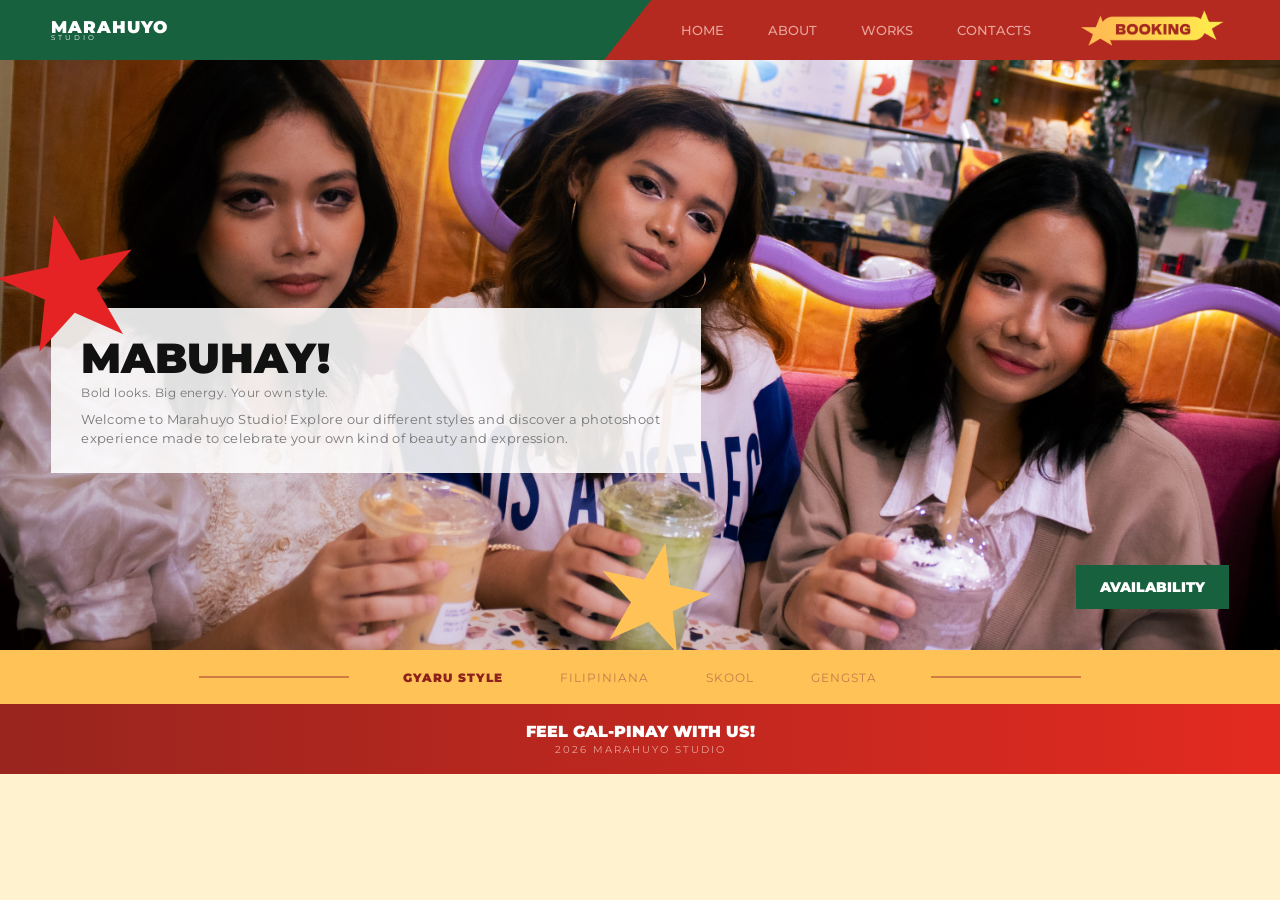
<file: index.html>
<!DOCTYPE html>
<html lang="en">
<head>
    <meta charset="UTF-8">
    <meta name="viewport" content="width=device-width, initial-scale=1.0">
    <title>Marahuyo Studio | Home</title>
    <link rel="icon" type="image/png" sizes="32x32" href="Marahuyo-Studio/images/favicon-32x32.png">
    <link rel="stylesheet" href="style.css">
    <script src="script.js" defer></script>
</head>

<body data-page="home" class="home-body">

<header class="site-header">
    <a class="brand" href="index.html">
        <strong>MARAHUYO</strong>
        <small>STUDIO</small>
    </a>

    <button class="menu-toggle" aria-label="Open navigation" aria-expanded="false">☰</button>

    <nav class="main-nav">
        <a href="index.html">HOME</a>
        <a href="about.html">ABOUT</a>
        <a href="works.html">WORKS</a>
        <a href="contact.html">CONTACTS</a>
        <a class="booking-link" href="availability.html">
            <img src="Marahuyo-Studio/images/BOOKING.png" alt="Booking">
        </a>
    </nav>
</header>

<main class="home-page">

    <section class="home-hero" id="homeHero">

       

<div class="hero-photo" id="heroPhoto">
    <div class="hero-slide active" id="heroSlideA"></div>
    <div class="hero-slide" id="heroSlideB"></div>
</div>

        <div class="hero-shade"></div>

        

        <div class="home-intro">
            <h1>MABUHAY!</h1>

            <p class="hero-tagline" id="heroTagline">
                Bold looks. Big energy. Your own style.
            </p>

            <p>
                Welcome to Marahuyo Studio! Explore our different styles
                and discover a photoshoot experience made to celebrate
                your own kind of beauty and expression.
            </p>
        </div>

        <span class="decor-star star-red">★</span>
        <span class="decor-star star-yellow">★</span>

        <a class="availability-button" href="availability.html#calendar">
            AVAILABILITY
        </a>

    </section>

    <section class="style-switcher">

        <span class="style-line"></span>

        <button class="style-tab active" data-style="gyaru">
            GYARU STYLE
        </button>

        <button class="style-tab" data-style="filipiniana">
            FILIPINIANA
        </button>

        <button class="style-tab" data-style="skool">
            SKOOL
        </button>

        <button class="style-tab" data-style="gengsta">
            GENGSTA
        </button>

        <span class="style-line"></span>

    </section>

</main>

<footer class="site-footer">
    <strong>FEEL GAL-PINAY WITH US!</strong>
    <small>2026 MARAHUYO STUDIO</small>
</footer>

</body>
</html>
</file>
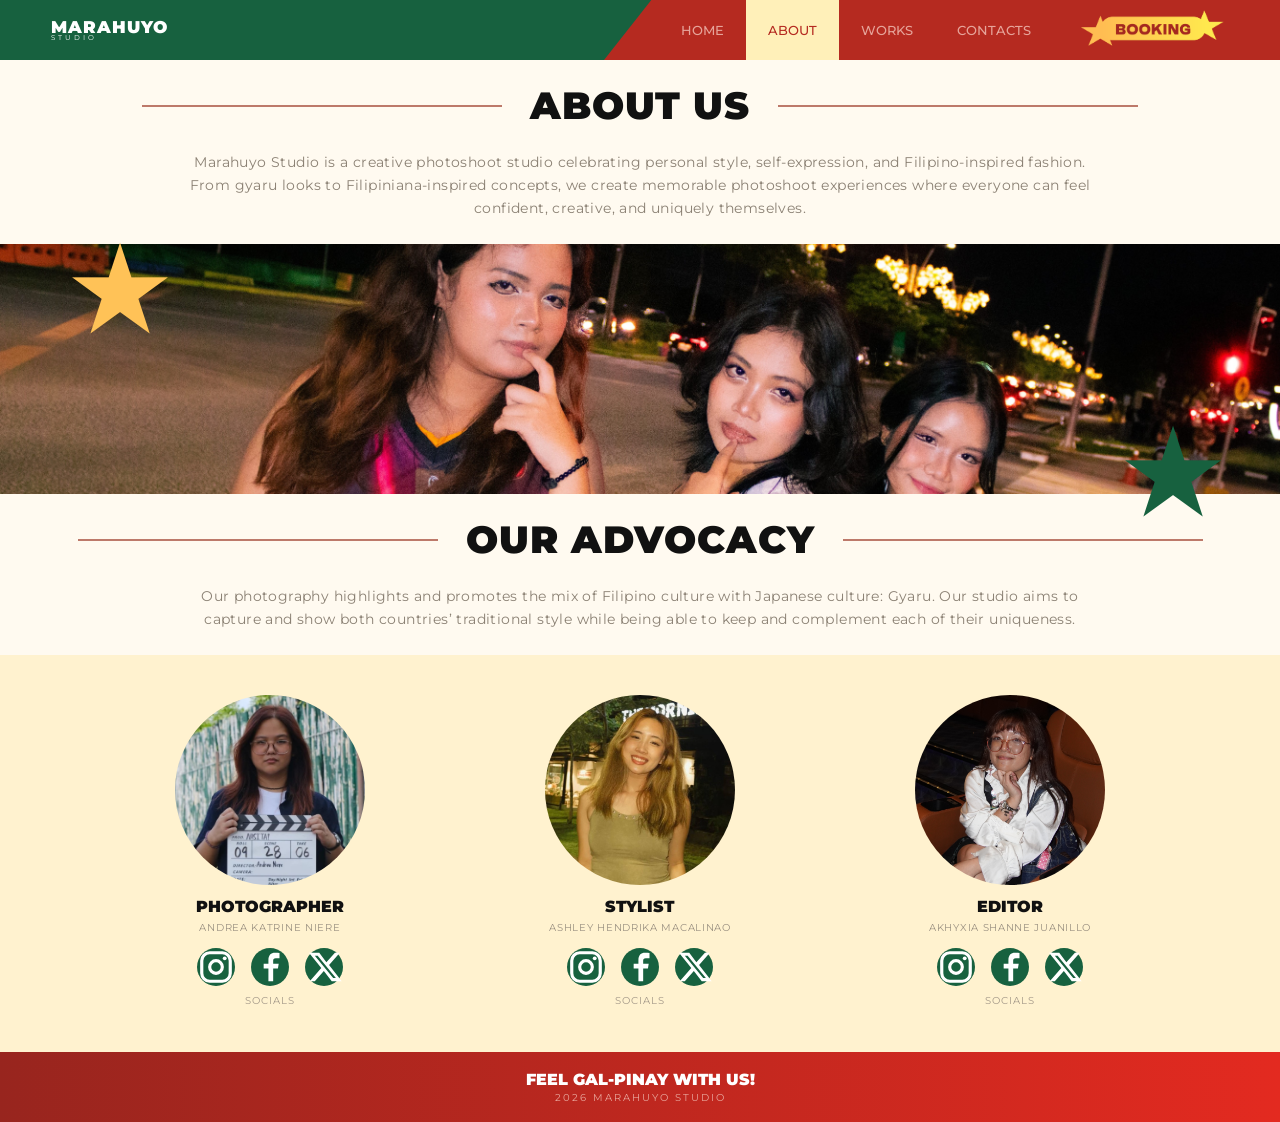
<file: about.html>
<!DOCTYPE html>
<html lang="en">
<head>
    <meta charset="UTF-8">
    <meta name="viewport" content="width=device-width, initial-scale=1.0">
    <title>Marahuyo Studio | About Us</title>
    <link rel="icon" type="image/png" sizes="32x32" href="Marahuyo-Studio/images/favicon-32x32.png">
    <link rel="stylesheet" href="style.css">
    <script src="script.js" defer></script>
</head>

<body data-page="about">

<header class="site-header">
    <a class="brand" href="index.html">
        <strong>MARAHUYO</strong>
        <small>STUDIO</small>
    </a>

    <button class="menu-toggle" aria-label="Open navigation" aria-expanded="false">☰</button>

    <nav class="main-nav">
        <a href="index.html">HOME</a>
        <a href="about.html">ABOUT</a>
        <a href="works.html">WORKS</a>
        <a href="contact.html">CONTACTS</a>
        <a class="booking-link" href="availability.html">
            <img src="Marahuyo-Studio/images/BOOKING.png" alt="Booking">
        </a>
    </nav>
</header>

<main class="about-page">

    <section class="section-heading">
        <span></span>
        <h1>ABOUT US</h1>
        <span></span>
    </section>

    <section class="about-intro">
        <p>
            Marahuyo Studio is a creative photoshoot studio celebrating
            personal style, self-expression, and Filipino-inspired fashion.
            From gyaru looks to Filipiniana-inspired concepts, we create
            memorable photoshoot experiences where everyone can feel
            confident, creative, and uniquely themselves.
        </p>
    </section>

    
    <section class="about-banner">

        <img
            src="Marahuyo-Studio/images/BANNER.jpg"
            alt="Marahuyo Studio">

        <span class="decor-star about-star-yellow">★</span>
        <span class="decor-star about-star-green">★</span>

    </section>

    <section class="section-heading">
        <span></span>
        <h1>OUR ADVOCACY</h1>
        <span></span>
    </section>

    <section class="about-intro">
        <p>
            Our photography highlights and promotes the mix of Filipino culture with Japanese culture: Gyaru. Our studio aims to capture and show both countries’ traditional style while being able to keep and complement each of their uniqueness.
        </p>
    </section>
  
    <section class="team-section">

        <article class="team-card">

            <img
                class="team-avatar"
                src="Marahuyo-Studio/images/ANDIH.jpg"
                alt="Photographer">

            <h2>PHOTOGRAPHER</h2>
            <p>ANDREA KATRINE NIERE</p>
         
<div class="social-dots">
    <a href="#" aria-label="Instagram">
        <svg viewBox="0 0 24 24">
            <rect x="3" y="3" width="18" height="18"
                  rx="5" fill="none"
                  stroke="white" stroke-width="2"/>
            <circle cx="12" cy="12" r="4"
                    fill="none"
                    stroke="white" stroke-width="2"/>
            <circle cx="17.5" cy="6.5" r="1.2"
                    fill="white"/>
        </svg>
    </a>

    <a href="#" aria-label="Facebook">
        <svg viewBox="0 0 24 24">
            <path fill="white"
                d="M14 21v-8h3l.5-3H14V8c0-.9.3-1.5 1.7-1.5H18V3.2
                C17.3 3.1 16.3 3 15.2 3
                12.5 3 11 4.6 11 7.6V10H8v3h3v8z"/>
        </svg>
    </a>

    <a href="#" aria-label="X">
        <svg viewBox="0 0 24 24">
            <path fill="white"
                d="M18.9 3H22l-6.8 7.8L23.2 21h-6.3l-5-6.5L6.2 21H3l7.3-8.4L2.5 3h6.5l4.5 6zm-1.1 16h1.7L8 4.9H6.2z"/>
        </svg>
    </a>
</div>
<small>SOCIALS</small>
        </article>

        <article class="team-card">

            <img
                class="team-avatar"
                src="Marahuyo-Studio/images/ASHLEY.JPG"
                alt="Stylist">

            <h2>STYLIST</h2>
            <p>ASHLEY HENDRIKA MACALINAO</p>
  
<div class="social-dots">

    <a href="#" aria-label="Instagram">
        <svg viewBox="0 0 24 24">
            <rect x="3" y="3" width="18" height="18"
                  rx="5" fill="none"
                  stroke="white" stroke-width="2"/>
            <circle cx="12" cy="12" r="4"
                    fill="none"
                    stroke="white" stroke-width="2"/>
            <circle cx="17.5" cy="6.5" r="1.2"
                    fill="white"/>
        </svg>
    </a>

    <a href="#" aria-label="Facebook">
        <svg viewBox="0 0 24 24">
            <path fill="white"
                d="M14 21v-8h3l.5-3H14V8c0-.9.3-1.5 1.7-1.5H18V3.2
                C17.3 3.1 16.3 3 15.2 3
                12.5 3 11 4.6 11 7.6V10H8v3h3v8z"/>
        </svg>
    </a>

    <a href="#" aria-label="X">
        <svg viewBox="0 0 24 24">
            <path fill="white"
                d="M18.9 3H22l-6.8 7.8L23.2 21h-6.3l-5-6.5L6.2 21H3l7.3-8.4L2.5 3h6.5l4.5 6zm-1.1 16h1.7L8 4.9H6.2z"/>
        </svg>
    </a>
</div>
<small>SOCIALS</small>
        </article>

        <article class="team-card">

            <img
                class="team-avatar"
                src="Marahuyo-Studio/images/AKI.JPG"
                alt="Editor">

            <h2>EDITOR</h2>
            <p>AKHYXIA SHANNE JUANILLO</p>

<div class="social-dots">

    <a href="#" aria-label="Instagram">
        <svg viewBox="0 0 24 24">
            <rect x="3" y="3" width="18" height="18"
                  rx="5" fill="none"
                  stroke="white" stroke-width="2"/>
            <circle cx="12" cy="12" r="4"
                    fill="none"
                    stroke="white" stroke-width="2"/>
            <circle cx="17.5" cy="6.5" r="1.2"
                    fill="white"/>
        </svg>
    </a>

    <a href="#" aria-label="Facebook">
        <svg viewBox="0 0 24 24">
            <path fill="white"
                d="M14 21v-8h3l.5-3H14V8c0-.9.3-1.5 1.7-1.5H18V3.2
                C17.3 3.1 16.3 3 15.2 3
                12.5 3 11 4.6 11 7.6V10H8v3h3v8z"/>
        </svg>
    </a>

    <a href="#" aria-label="X">
        <svg viewBox="0 0 24 24">
            <path fill="white"
                d="M18.9 3H22l-6.8 7.8L23.2 21h-6.3l-5-6.5L6.2 21H3l7.3-8.4L2.5 3h6.5l4.5 6zm-1.1 16h1.7L8 4.9H6.2z"/>
        </svg>
    </a>
</div>
<small>SOCIALS</small>
</article>
</section>
</main>

<footer class="site-footer">
    <strong>FEEL GAL-PINAY WITH US!</strong>
    <small>2026 MARAHUYO STUDIO</small>
</footer>

</body>
</html>
</file>
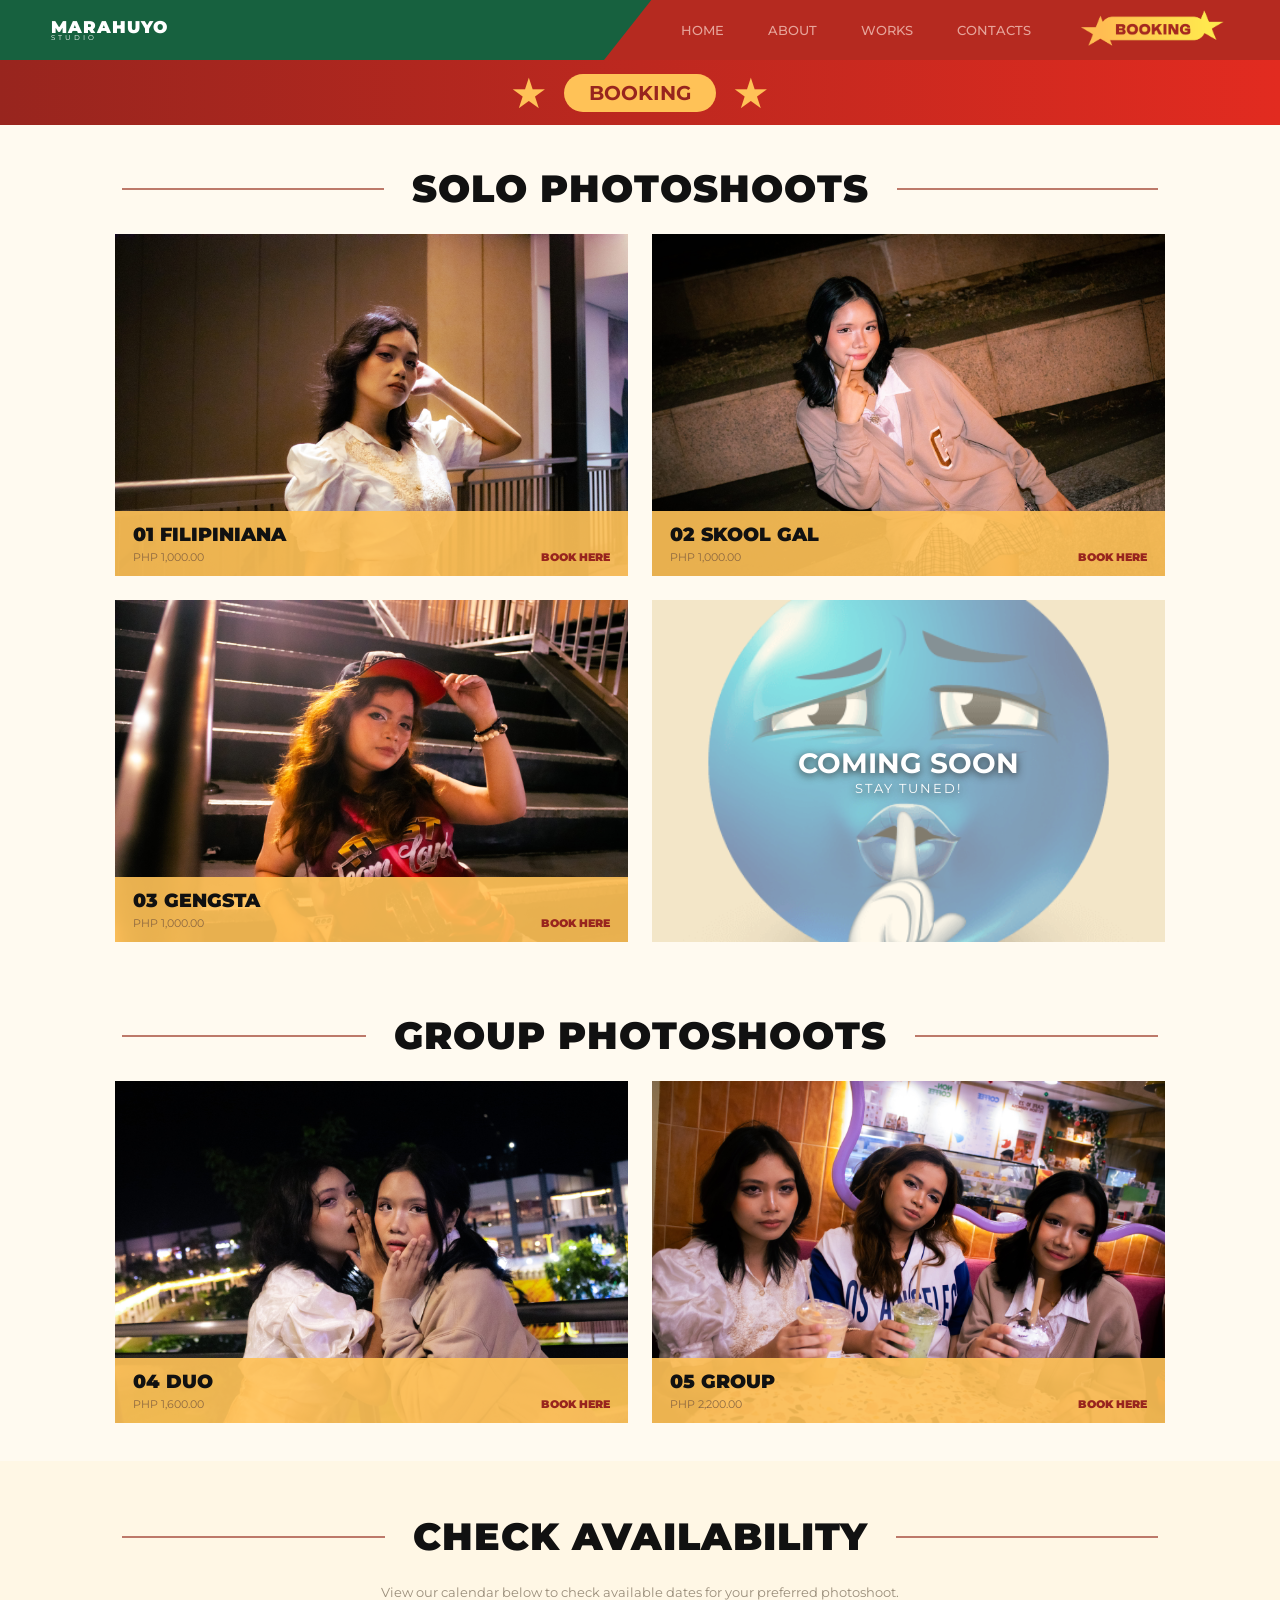
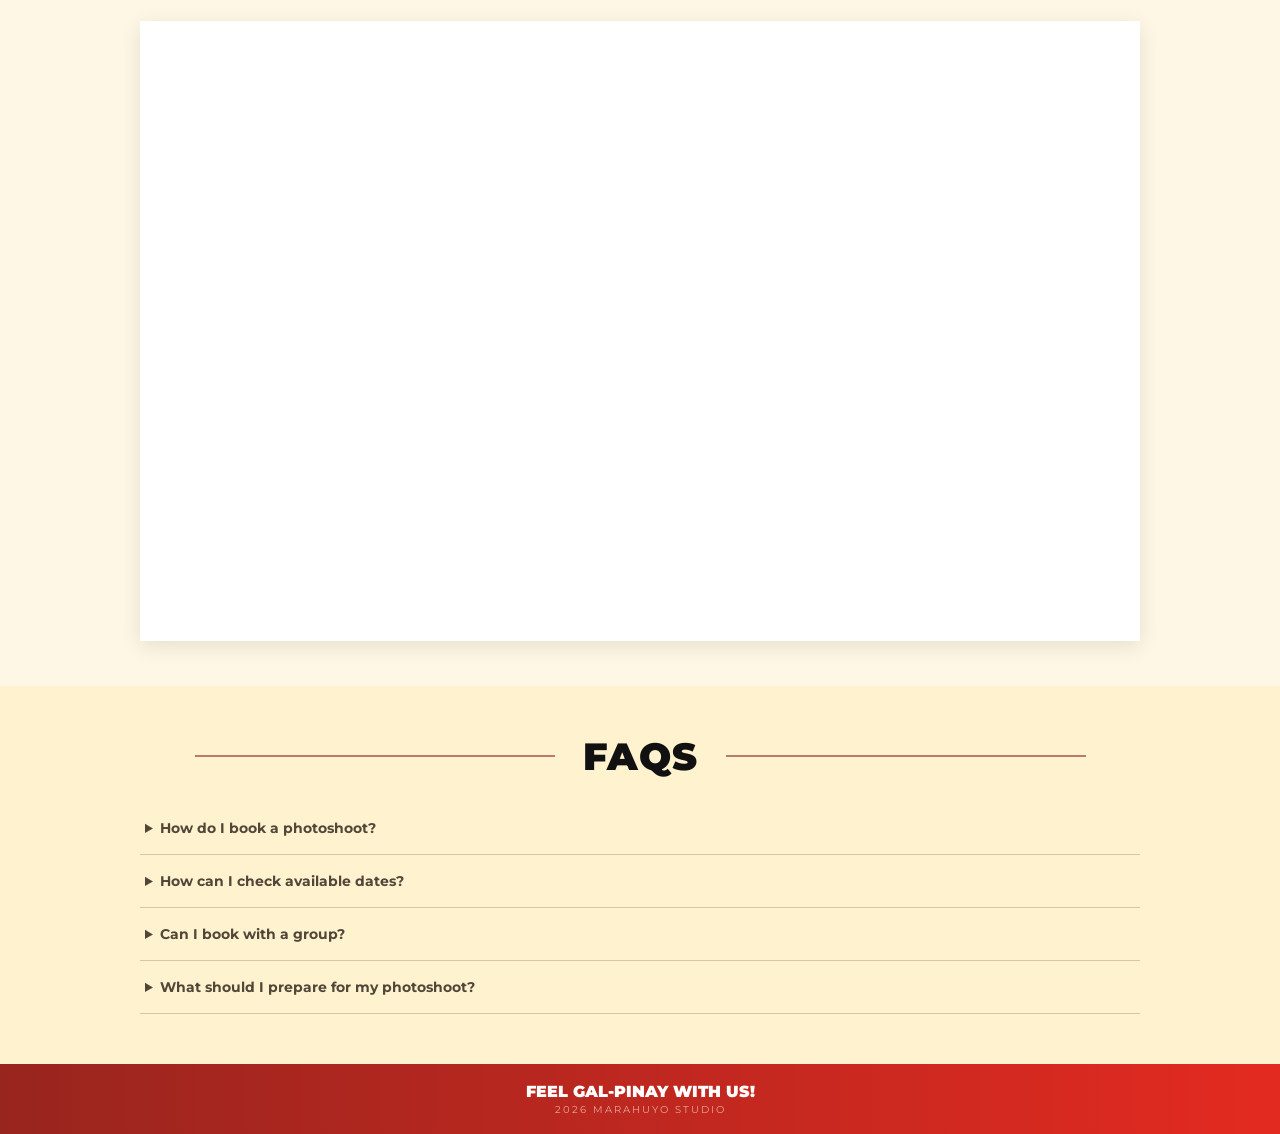
<file: availability.html>
<!DOCTYPE html>
<html lang="en">
<head>
    <meta charset="UTF-8">
    <meta name="viewport" content="width=device-width, initial-scale=1.0">
    <title>Marahuyo Studio | Booking</title>
    <link rel="icon" type="image/png" sizes="32x32" href="Marahuyo-Studio/images/favicon-32x32.png">
    <link rel="stylesheet" href="style.css">
    <script src="script.js" defer></script>
</head>

<body data-page="availability">

<header class="site-header">
    <a class="brand" href="index.html">
        <strong>MARAHUYO</strong>
        <small>STUDIO</small>
    </a>
    <link rel="icon" type="image/png" sizes="32x32" href="images/favicon-32x32.png">
    <button class="menu-toggle" aria-label="Open navigation" aria-expanded="false">☰</button>

    <nav class="main-nav">
        <a href="index.html">HOME</a>
        <a href="about.html">ABOUT</a>
        <a href="works.html">WORKS</a>
        <a href="contact.html">CONTACTS</a>
        <a class="booking-link" href="availability.html">
            <img src="Marahuyo-Studio/images/BOOKING.png" alt="Booking">
        </a>
    </nav>
</header>

<main class="booking-page">

    <div class="booking-ribbon">
        <span>★</span>
        <strong>BOOKING</strong>
        <span>★</span>
    </div>

    <section class="package-section" id="packages">

        <div class="section-heading">
            <span></span>
            <h1>SOLO PHOTOSHOOTS</h1>
            <span></span>
        </div>

        <div class="package-grid">

            <article class="package-card" id="filipiniana">
                <img src="Marahuyo-Studio/images/F.jpg" alt="Filipiniana">

                <div class="package-caption">
                    <h2>01 FILIPINIANA</h2>
                    <p>
                        PHP 1,000.00
                        <a href="#" class="google-form-link">BOOK HERE</a>
                    </p>
                </div>
            </article>

            <article class="package-card" id="skool">
                <img src="Marahuyo-Studio/images/SSS.jpg" alt="Skool">

                <div class="package-caption">
                    <h2>02 SKOOL GAL</h2>
                    <p>
                        PHP 1,000.00
                        <a href="#" class="google-form-link">BOOK HERE</a>
                    </p>
                </div>
            </article>

            <article class="package-card" id="gengsta">
                <img src="Marahuyo-Studio/images/GG.jpg" alt="Gengsta">

                <div class="package-caption">
                    <h2>03 GENGSTA</h2>
                    <p>
                        PHP 1,000.00
                        <a href="#" class="google-form-link">BOOK HERE</a>
                    </p>
                </div>
            </article>

            <article class="package-card coming-soon">
                <img src="Marahuyo-Studio/images/shh.png" alt="Coming soon">

                <div class="coming-label">
                    <strong>COMING SOON</strong>
                    <span>STAY TUNED!</span>
                </div>
            </article>

        </div>
    </section>

    <section class="package-section group-packages" id="duo-group">

        <div class="section-heading">
            <span></span>
            <h1>GROUP PHOTOSHOOTS</h1>
            <span></span>
        </div>

        <div class="package-grid">

            <article class="package-card" id="duo">
                <img src="Marahuyo-Studio/images/DUO.jpg" alt="Duo">

                <div class="package-caption">
                    <h2>04 DUO</h2>
                    <p>
                        PHP 1,600.00
                        <a href="#" class="google-form-link">BOOK HERE</a>
                    </p>
                </div>
            </article>

            <article class="package-card" id="group">
                <img src="Marahuyo-Studio/images/trio.jpg" alt="Group">

                <div class="package-caption">
                    <h2>05 GROUP</h2>
                    <p>
                        PHP 2,200.00
                        <a href="#" class="google-form-link">BOOK HERE</a>
                    </p>
                </div>
            </article>

        </div>
    </section>

    <section class="calendar-section" id="calendar">
        <div class="section-heading">
            <span></span>
            <h1>CHECK AVAILABILITY</h1>
            <span></span>
        </div>

        <p>
            View our calendar below to check available dates
            for your preferred photoshoot.
        </p>

        <div class="calendar-frame">

        <iframe
            src="https://calendar.google.com/calendar/embed?src=3d07e71ebce42b5340f182cddbc56cf716c78eef67c93fde4775438e8443c5fc%40group.calendar.google.com&ctz=Asia%2FManila"
            frameborder="0"
            scrolling="no">
        </iframe>
    </div>
    </section>

    <section class="faq-section">

        <div class="section-heading">
            <span></span>
            <h1>FAQS</h1>
            <span></span>
        </div>

        <details>
            <summary>How do I book a photoshoot?</summary>
            <p>
                Choose your preferred photoshoot package and click
                BOOK HERE. Complete the booking form with your details
                and preferred schedule.
            </p>
        </details>

        <details>
            <summary>How can I check available dates?</summary>
            <p>
                Use the availability calendar on this page.
                You may also contact us through our social media
                accounts for schedule questions.
            </p>
        </details>

        <details>
            <summary>Can I book with a group?</summary>
            <p>
                Yes! We offer duo and group photoshoot packages.
                Select the package that matches your group size.
            </p>
        </details>

        <details>
            <summary>What should I prepare for my photoshoot?</summary>
            <p>
                After submitting your booking form, please wait
                for our confirmation and further details about
                your selected concept.
            </p>
        </details>
    </section>
</main>

<footer class="site-footer">
    <strong>FEEL GAL-PINAY WITH US!</strong>
    <small>2026 MARAHUYO STUDIO</small>
</footer>

</body>
</html>
</file>
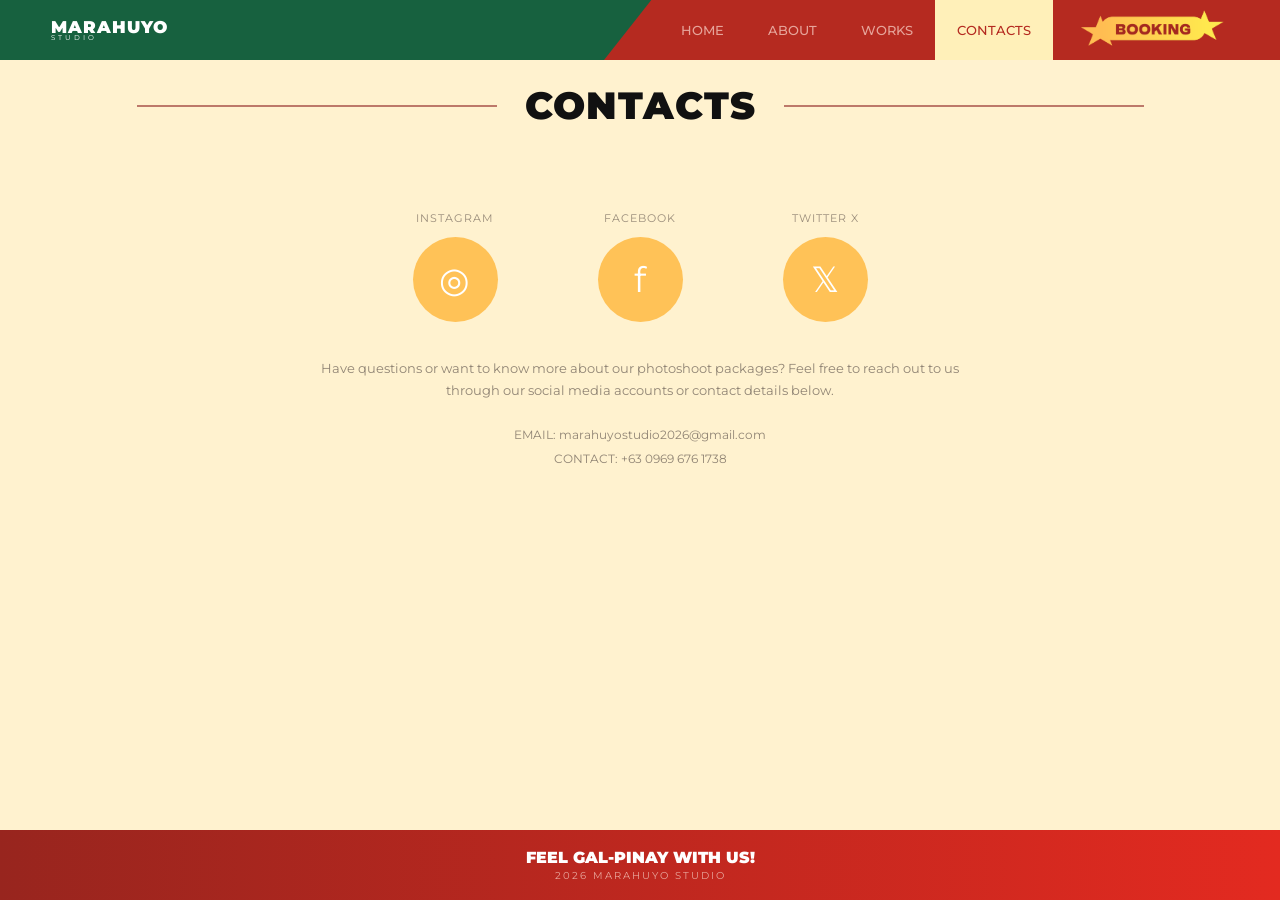
<file: contact.html>
<!DOCTYPE html>
<html lang="en">
<head>
    <meta charset="UTF-8">
    <meta name="viewport" content="width=device-width, initial-scale=1.0">
    <title>Marahuyo Studio | Contacts</title>
    <link rel="icon" type="image/png" sizes="32x32" href="Marahuyo-Studio/images/favicon-32x32.png">
    <link rel="stylesheet" href="style.css">
    <script src="script.js" defer></script>
</head>

<body data-page="contact">

<header class="site-header">
    <a class="brand" href="index.html">
        <strong>MARAHUYO</strong>
        <small>STUDIO</small>
    </a>

    <button class="menu-toggle" aria-label="Open navigation" aria-expanded="false">☰</button>

    <nav class="main-nav">
        <a href="index.html">HOME</a>
        <a href="about.html">ABOUT</a>
        <a href="works.html">WORKS</a>
        <a href="contact.html">CONTACTS</a>
        <a class="booking-link" href="availability.html">
            <img src="Marahuyo-Studio/images/BOOKING.png" alt="Booking">
        </a>
    </nav>
</header>

<main class="contact-page">

    <section class="section-heading">
        <span></span>
        <h1>CONTACTS</h1>
        <span></span>
    </section>

    <section class="contact-content">

        <div class="social-links">

            <a href="#" aria-label="Instagram">
                <span>INSTAGRAM</span>
                <i>◎</i>
            </a>

            <a href="#" aria-label="Facebook">
                <span>FACEBOOK</span>
                <i>f</i>
            </a>

            <a href="#" aria-label="Twitter X">
                <span>TWITTER X</span>
                <i>𝕏</i>
            </a>

        </div>

        <p>
            Have questions or want to know more about our photoshoot
            packages? Feel free to reach out to us through our social
            media accounts or contact details below.
        </p>

        <p class="contact-details">
            EMAIL:
            <a href="mailto:marahuyo.studio.ph@gmail.com">
                marahuyostudio2026@gmail.com
            </a>
            <br>
            CONTACT: +63 0969 676 1738
        </p>
    </section>
</main>

<footer class="site-footer">
    <strong>FEEL GAL-PINAY WITH US!</strong>
    <small>2026 MARAHUYO STUDIO</small>
</footer>

</body>
</html>
</file>
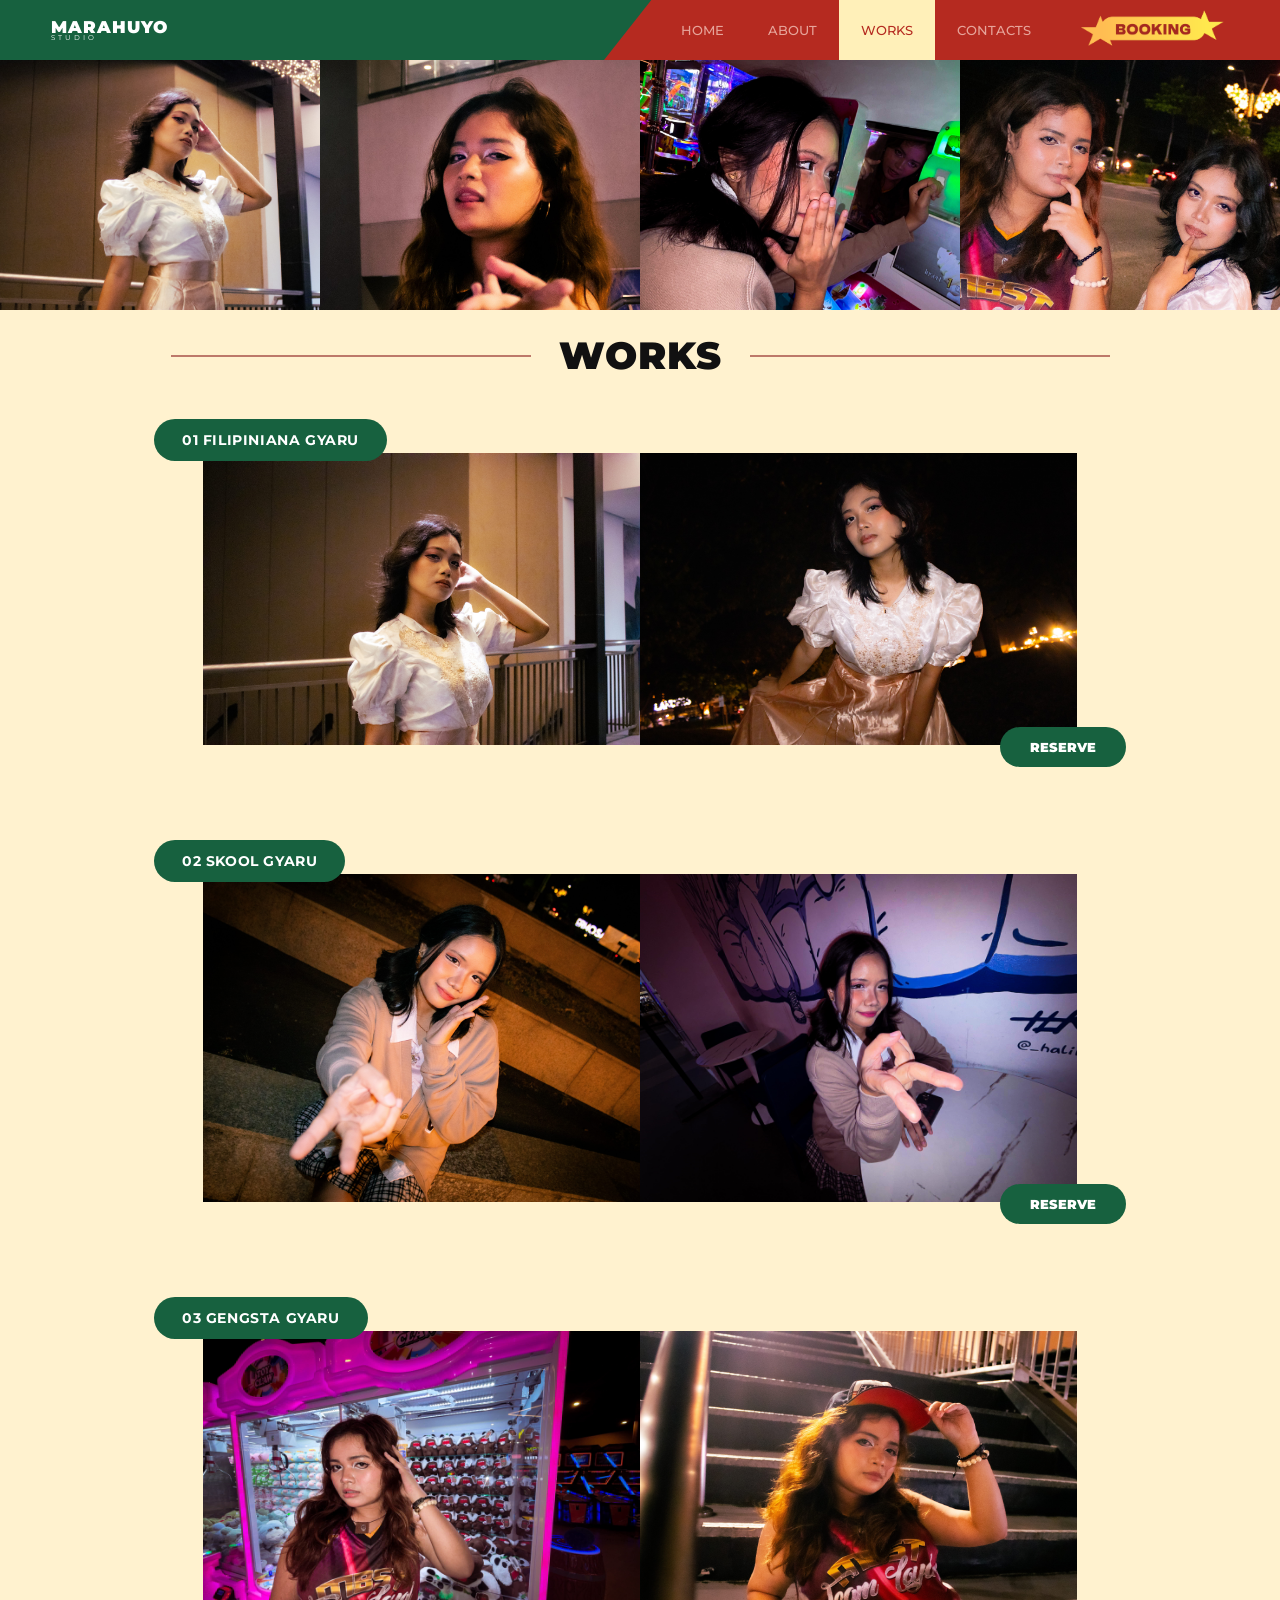
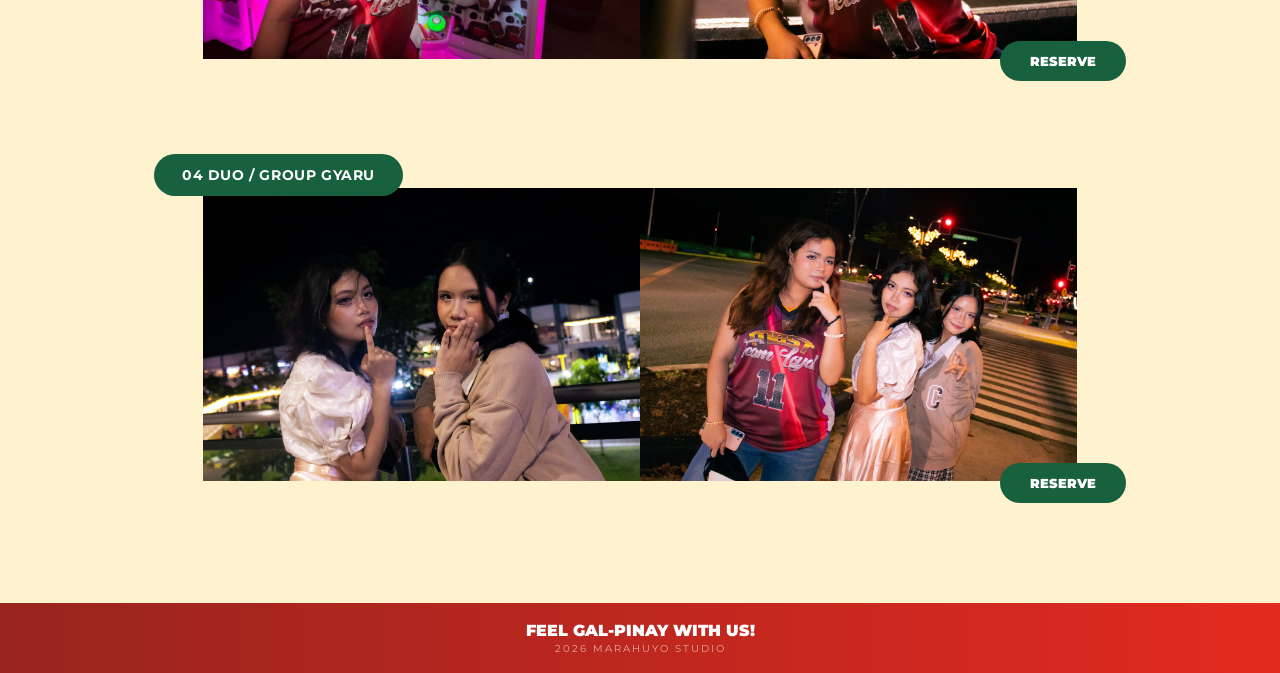
<file: works.html>
<!DOCTYPE html>
<html lang="en">
<head>
    <meta charset="UTF-8">
    <meta name="viewport" content="width=device-width, initial-scale=1.0">
    <title>Marahuyo Studio | Works</title>
    <link rel="icon" type="image/png" sizes="32x32" href="Marahuyo-Studio/images/favicon-32x32.png">
    <link rel="stylesheet" href="style.css">
    <script src="script.js" defer></script>
</head>

<body data-page="works">

<header class="site-header">
    <a class="brand" href="index.html">
        <strong>MARAHUYO</strong>
        <small>STUDIO</small>
    </a>

    <button class="menu-toggle" aria-label="Open navigation" aria-expanded="false">☰</button>

    <nav class="main-nav">
        <a href="index.html">HOME</a>
        <a href="about.html">ABOUT</a>
        <a href="works.html">WORKS</a>
        <a href="contact.html">CONTACTS</a>
        <a class="booking-link" href="availability.html">
            <img src="Marahuyo-Studio/images/BOOKING.png" alt="Booking">
        </a>
    </nav>
</header>

<main class="works-page">

    <section class="works-mosaic">
        <img src="Marahuyo-Studio/images/FT1.jpg" alt="Featured photoshoot">
        <img src="Marahuyo-Studio/images/FT2.jpg" alt="Featured photoshoot">
        <img src="Marahuyo-Studio/images/FT3.jpg" alt="Featured photoshoot">
        <img src="Marahuyo-Studio/images/FT4.jpg" alt="Featured photoshoot">
    </section>

    <section class="section-heading">
        <span></span>
        <h1>WORKS</h1>
        <span></span>
    </section>

    <div class="work-collections">

        
        <section class="work-collection">

            <h2>01 FILIPINIANA GYARU</h2>

            <div class="work-gallery">

                <button class="gallery-tile yellow-tile" type="button">
                    <img src="Marahuyo-Studio/images/F.jpg" alt="Filipiniana">
                </button>

                <button class="gallery-tile red-tile" type="button">
                    <img src="Marahuyo-Studio/images/FF.jpg" alt="Filipiniana">
                </button>

                <div class="gallery-more">
                    <img src="Marahuyo-Studio/images/FFF.jpg" alt="Filipiniana">
                    <img src="Marahuyo-Studio/images/FFFF.jpg" alt="Filipiniana">
                </div>

            </div>

            <a class="reserve-button" href="availability.html#filipiniana">
                RESERVE
            </a>

        </section>

        <section class="work-collection">

            <h2>02 SKOOL GYARU</h2>

            <div class="work-gallery">

                <button class="gallery-tile yellow-tile" type="button">
                    <img src="Marahuyo-Studio/images/S.jpg" alt="Skool">
                </button>

                <button class="gallery-tile red-tile" type="button">
                    <img src="Marahuyo-Studio/images/SS.jpg" alt="Skool">
                </button>

                <div class="gallery-more">
                    <img src="Marahuyo-Studio/images/SSS.jpg" alt="Skool">
                    <img src="Marahuyo-Studio/images/SSSS.jpg" alt="Skool">
                </div>

            </div>

            <a class="reserve-button" href="availability.html#skool">
                RESERVE
            </a>

        </section>

        <section class="work-collection">

            <h2>03 GENGSTA GYARU</h2>

            <div class="work-gallery">

                <button class="gallery-tile yellow-tile" type="button">
                    <img src="Marahuyo-Studio/images/G.jpg" alt="Gengsta">
                </button>

                <button class="gallery-tile red-tile" type="button">
                    <img src="Marahuyo-Studio/images/GG.jpg" alt="Gengsta">
                </button>

                <div class="gallery-more">
                    <img src="Marahuyo-Studio/images/GGG.jpg" alt="Gengsta">
                    <img src="Marahuyo-Studio/images/GGGG.jpg" alt="Gengsta">
                </div>

            </div>

            <a class="reserve-button" href="availability.html#gengsta">
                RESERVE
            </a>

        </section>

        <section class="work-collection">

            <h2>04 DUO / GROUP GYARU</h2>

            <div class="work-gallery">

                <button class="gallery-tile yellow-tile" type="button">
                    <img src="Marahuyo-Studio/images/D.jpg" alt="Duo">
                </button>

                <button class="gallery-tile red-tile" type="button">
                    <img src="Marahuyo-Studio/images/DD.jpg" alt="Group">
                </button>

                <div class="gallery-more">
                    <img src="Marahuyo-Studio/images/DDD.jpg" alt="Duo">
                    <img src="Marahuyo-Studio/images/DDD (2).jpg" alt="Group">
                </div>

            </div>

            <a class="reserve-button" href="availability.html#duo-group">
                RESERVE
            </a>

        </section>

    </div>

</main>

<footer class="site-footer">
    <strong>FEEL GAL-PINAY WITH US!</strong>
    <small>2026 MARAHUYO STUDIO</small>
</footer>

</body>
</html>
</file>
<file: style.css>
@import url('https://fonts.googleapis.com/css2?family=Montserrat:wght@300;400;500;600;700;800;900&display=swap');

:root {
  --green: #17613f;
  --red: #b52a20;
  --red-dark: #98251e;
  --yellow: #ffc257;
  --cream: #fff2cf;
  --paper: #fffaf0;
  --muted: #9a8e7b;
  --black: #111;
}

* { box-sizing: border-box; margin: 0; padding: 0; }
html { scroll-behavior: smooth; }
body { font-family: 'Montserrat', sans-serif; color: var(--black); background: var(--cream); }
a { color: inherit; }
img { display: block; max-width: 100%; }

/* Shared navigation */
.site-header {
  min-height: 60px; width: 100%; display: flex; align-items: center;
  justify-content: space-between; background: var(--green); position: relative; z-index: 20;
}
.brand { color: white; text-decoration: none; padding: 8px 4%; display: flex; flex-direction: column; line-height: .95; letter-spacing: 1px; }
.brand strong { font-size: 17px; font-weight: 900; }
.brand small { font-size: 7px; letter-spacing: 3px; }
.main-nav {
  min-height: 60px; display: flex; align-items: center; justify-content: flex-end;
  gap: 0; padding: 0 2.5% 0 55px; background: var(--red);
  clip-path: polygon(7% 0,100% 0,100% 100%,0 100%);
}
.main-nav > a:not(.booking-link) {
  display: flex; align-items: center; min-height: 60px; padding: 0 22px;
  text-decoration: none; color: #e6a49a; font-size: 13px; font-weight: 500;
  transition: background .2s, color .2s;
}
.main-nav > a:not(.booking-link):hover,
.main-nav > a:not(.booking-link).current { background: #fff0b9; color: var(--red); }
.booking-link { display: block; width: 175px; margin: 0 8px 0 12px; }
.booking-link img { width: 100%; height: 48px; object-fit: contain; }
.menu-toggle, .mobile-booking { display: none; }

.site-footer {
  min-height: 70px; padding: 12px; background: linear-gradient(90deg, var(--red-dark), #e32a20);
  color: white; display: flex; flex-direction: column; justify-content: center; align-items: center; gap: 2px;
  text-align: center;
}
.site-footer strong { font-size: 16px; font-weight: 900; }
.site-footer small { font-size: 10px; letter-spacing: 2px; color: #e8a59b; }

/* Reusable section title */
.section-heading { display: flex; align-items: center; justify-content: center; gap: 28px; width: 100%; padding: 22px 4%; }
.section-heading span { height: 2px; background: #bd796a; flex: 1; max-width: 360px; }
.section-heading h1 { font-size: clamp(23px, 3vw, 38px); font-weight: 900; letter-spacing: 1px; text-align: center; }

/* Homepage */
.home-hero { height: min(590px, 66vw); min-height: 420px; position: relative; overflow: hidden; background: #222; }
.hero-photo { position: absolute; inset: 0; background-image: url('images/home-gyaru.jpg'); background-size: cover; background-position: center; transition: opacity .35s ease; }
.hero-photo.changing { opacity: .65; }
.hero-shade { position: absolute; inset: 0; background: linear-gradient(90deg, rgba(0,0,0,.12), transparent 75%); pointer-events: none; }
.home-studio-logo { position: absolute; top: 5%; left: 12%; width: clamp(180px, 27vw, 340px); object-fit: contain; z-index: 2; }
.home-intro {
  position: absolute; left: 4%; top: 42%; width: min(52%, 650px); padding: 24px 30px;
  background: rgba(255,255,255,.88); z-index: 2;
}
.home-intro h1 { font-size: clamp(27px, 3.5vw, 42px); font-weight: 900; }
.home-intro p { color: #777; font-size: 13px; line-height: 1.5; letter-spacing: .4px; margin-top: 8px; }
.home-intro .hero-tagline { margin-top: 0; font-size: 12px; }
.decor-star { position: absolute; line-height: 1; z-index: 4; pointer-events: none; }
.star-red { color: #e52324; font-size: clamp(90px, 16vw, 180px); top: 22%; left: -1%; transform: rotate(-12deg); }
.star-yellow { color: var(--yellow); font-size: clamp(80px, 13vw, 145px); bottom: -3%; left: 46%; transform: rotate(12deg); }
.availability-button {
  position: absolute; right: 4%; bottom: 7%; z-index: 5; padding: 13px 24px;
  color: white; background: var(--green); text-decoration: none; font-size: 14px; font-weight: 900;
  transition: transform .2s, background .2s;
}
.availability-button:hover { background: var(--red); transform: translateY(-4px); }
.style-switcher { min-height: 54px; background: var(--yellow); display: flex; justify-content: center; align-items: center; gap: clamp(18px, 4vw, 60px); padding: 10px 3%; }
.style-tab { border: 0; background: transparent; color: #c77a4c; font: inherit; font-size: 12px; letter-spacing: 1px; cursor: pointer; padding: 8px 3px; transition: color .2s, transform .2s, font-weight .2s; }
.style-tab:hover { transform: translateY(-2px); }
.style-tab.active { color: #8d211b; font-weight: 900; }
.style-line { height: 2px; background: #d17c43; flex: 1; max-width: 150px; }

/* About page */
.about-page { background: var(--paper); }
.about-intro { max-width: 1050px; margin: 0 auto; padding: 0 5% 24px; text-align: center; }
.about-intro p { color: #8b8174; font-size: 14px; line-height: 1.65; letter-spacing: .4px; }
.about-banner { height: 250px; position: relative; overflow: visible; }
.about-banner > img { width: 100%; height: 100%; object-fit: cover; object-position: center 45%; }
.about-star-yellow { color: var(--yellow); font-size: 125px; top: -18px; left: 5%; }
.about-star-green { color: var(--green); font-size: 125px; bottom: -40px; right: 4%; }
.team-section { display: grid; grid-template-columns: repeat(3, 1fr); gap: 35px; padding: 40px 8% 45px; background: var(--cream); text-align: center; }
.team-card { display: flex; flex-direction: column; align-items: center; }
.team-avatar { width: clamp(115px, 16vw, 190px); aspect-ratio: 1; object-fit: cover; border-radius: 50%; background: #d5d5d5; margin-bottom: 12px; }
.team-card h2 { font-size: 16px; font-weight: 900; }
.team-card p { font-size: 10px; color: #9b9182; letter-spacing: .7px; margin: 5px 0 14px; }
.team-card small { font-size: 10px; color: #a59a8a; letter-spacing: 1px; margin-top: 8px; }
.social-dots { display: flex; gap: 16px; }
.social-dots a { width: 38px; height: 38px; display: block; border-radius: 50%; background: var(--green); }
.social-dots.warm a { background: var(--yellow); }

/* Works page */
.works-page { background: var(--cream); }
.works-mosaic { display: grid; grid-template-columns: repeat(4, 1fr); height: 250px; overflow: hidden; }
.works-mosaic img { width: 100%; height: 100%; object-fit: cover; }
.work-collections { max-width: 1100px; margin: 0 auto; padding: 0 5% 45px; }
.work-collection { position: relative; margin: 0 0 55px; padding-top: 18px; }
.work-collection > h2 { position: relative; z-index: 3; display: inline-block; padding: 12px 28px; border-radius: 30px; background: var(--green); color: white; font-size: 14px; letter-spacing: .6px; }
.work-gallery { display: grid; grid-template-columns: 1fr 1fr; gap: 0; margin: -8px 5% 0; position: relative; min-height: 190px; }
.gallery-tile { border: 0; min-height: 190px; overflow: hidden; cursor: pointer; position: relative; }
.gallery-tile img { width: 100%; height: 100%; min-height: 190px; object-fit: cover; transition: transform .35s ease, filter .35s ease; }
.yellow-tile { background: var(--yellow); }
.red-tile { background: var(--red); }
.gallery-tile:hover img { transform: scale(1.06); }
.gallery-more { display: none; grid-column: 1 / -1; grid-template-columns: repeat(2, 1fr); gap: 8px; padding-top: 8px; }
.gallery-more img { width: 100%; height: 165px; object-fit: cover; animation: galleryIn .3s ease both; }
.work-collection.expanded .gallery-more { display: grid; }
.work-collection.expanded .gallery-tile img { transform: scale(1.035); }
.reserve-button { position: relative; z-index: 4; display: block; width: max-content; margin: -18px 0 0 auto; padding: 12px 30px; border-radius: 30px; background: var(--green); color: white; text-decoration: none; font-size: 13px; font-weight: 900; }
.reserve-button:hover { background: var(--red); transform: translateY(-3px); }
@keyframes galleryIn { from { opacity: 0; transform: translateY(8px); } to { opacity: 1; transform: translateY(0); } }

/* Booking page */
.booking-page { background: var(--paper); }
.booking-banner { height: 210px; background: url('images/booking-banner.jpg') center/cover no-repeat; display: flex; align-items: center; padding: 3% 7%; }
.booking-banner img { width: min(330px, 40%); object-fit: contain; }
.booking-ribbon { min-height: 65px; background: linear-gradient(90deg, var(--red-dark), #e22b20); display: flex; justify-content: center; align-items: center; gap: 16px; color: var(--yellow); }
.booking-ribbon span { font-size: 42px; }
.booking-ribbon strong { background: var(--yellow); color: var(--red-dark); padding: 7px 25px; border-radius: 20px; font-size: 20px; }
.package-section { padding: 18px 6% 38px; }
.package-grid { max-width: 1050px; margin: 0 auto; display: grid; grid-template-columns: repeat(2, minmax(0, 1fr)); gap: 24px; }
.package-card { position: relative; min-height: 260px; overflow: hidden; cursor: pointer; background: #e8d9b9; transition: transform .25s, box-shadow .25s; }
.package-card:hover, .package-card.selected { transform: translateY(-7px) scale(1.015); box-shadow: 0 12px 22px rgba(70,40,20,.18); }
.package-card > img { width: 100%; height: 100%; min-height: 260px; object-fit: cover; transition: transform .35s; }
.package-card:hover > img, .package-card.selected > img { transform: scale(1.04); }
.package-caption { position: absolute; bottom: 0; left: 0; width: 100%; padding: 12px 18px; background: rgba(255,194,87,.91); }
.package-caption h2 { font-size: 19px; font-weight: 900; }
.package-caption p { display: flex; justify-content: space-between; gap: 12px; font-size: 11px; color: #8d6840; margin-top: 4px; }
.package-caption a { color: var(--red-dark); font-weight: 900; text-decoration: none; }
.package-caption a:hover { text-decoration: underline; }
.coming-soon::after { content: ""; position: absolute; inset: 0; background: rgba(255,244,216,.5); }
.coming-label { position: absolute; z-index: 2; inset: 0; display: flex; flex-direction: column; align-items: center; justify-content: center; color: white; text-shadow: 0 2px 8px #333; }
.coming-label strong { font-size: 28px; }
.coming-label span { font-size: 13px; letter-spacing: 2px; }
.group-packages { padding-top: 10px; }
.calendar-section { padding: 30px 6% 45px; text-align: center; background: #fff7e5; }
.calendar-section > p { max-width: 700px; margin: 0 auto 18px; color: var(--muted); font-size: 13px; line-height: 1.6; }
.calendar-frame { max-width: 1000px; height: 620px; margin: 0 auto; border: 5px solid white; box-shadow: 0 5px 20px rgba(0,0,0,.1); background: white; }
.calendar-frame iframe { width: 100%; height: 100%; border: 0; }
.faq-section { padding: 25px 8% 50px; background: var(--cream); }
.faq-section details { max-width: 1000px; margin: 0 auto; padding: 17px 5px; border-bottom: 1px solid rgba(150,90,60,.3); color: #887c6c; }
.faq-section summary { cursor: pointer; font-weight: 700; color: #514638; font-size: 14px; }
.faq-section details p { font-size: 13px; line-height: 1.6; padding: 12px 20px 0; }

/* Contacts page */
.contact-page { min-height: calc(100vh - 130px); background: var(--cream); }
.contact-content { max-width: 800px; margin: 25px auto 0; padding: 20px 5% 90px; text-align: center; }
.social-links { display: flex; justify-content: center; gap: clamp(30px, 8vw, 100px); margin: 15px 0 35px; }
.social-links a { display: flex; flex-direction: column; align-items: center; gap: 12px; color: #9a8d7b; text-decoration: none; font-size: 11px; letter-spacing: 1px; }
.social-links i { width: 85px; height: 85px; display: grid; place-items: center; border-radius: 50%; background: var(--yellow); color: white; font-size: 35px; font-style: normal; transition: transform .2s; }
.social-links a:hover i { transform: scale(1.1); }
.contact-content > p { color: #918575; font-size: 13px; line-height: 1.7; margin: 0 auto 22px; }
.contact-details { font-size: 12px !important; line-height: 2 !important; }
.contact-details a { text-decoration: none; }

@media (max-width: 900px) {
  .site-header { min-height: 54px; }
  .brand strong { font-size: 14px; }
  .main-nav { min-height: 54px; padding-left: 35px; }
  .main-nav > a:not(.booking-link) { min-height: 54px; padding: 0 13px; font-size: 11px; }
  .booking-link { width: 130px; }
  .booking-link img { height: 40px; }
  .home-hero { min-height: 390px; }
  .home-intro { width: 58%; }
  .works-mosaic { height: 190px; }
  .work-gallery { min-height: 160px; }
  .gallery-tile, .gallery-tile img { min-height: 160px; }
}

@media (max-width: 600px) {
  .site-header { min-height: 54px; padding-right: 10px; }
  .brand { padding-left: 16px; }
  .brand strong { font-size: 13px; }
  .menu-toggle { display: block; margin-left: auto; border: 0; background: transparent; color: white; font-size: 25px; padding: 7px 15px; cursor: pointer; }
  .main-nav { display: none; position: absolute; top: 54px; left: 0; right: 0; min-height: auto; padding: 8px 12px 14px; clip-path: none; flex-direction: column; align-items: stretch; background: var(--red); }
  .main-nav.open { display: flex; }
  .main-nav > a:not(.booking-link) { min-height: 42px; justify-content: center; padding: 10px; }
  .main-nav .booking-link { width: 145px; margin: 5px auto; }
  .mobile-booking { display: block; width: 115px; margin: 0 8px 0 0; }
  .mobile-booking img { height: 37px; }
  .home-hero { height: 480px; min-height: 0; }
  .hero-photo { background-position: center; }
  .home-studio-logo { top: 5%; left: 8%; width: 210px; }
  .home-intro { top: auto; bottom: 12%; left: 5%; width: 88%; padding: 17px 20px; }
  .home-intro h1 { font-size: 26px; }
  .home-intro p { font-size: 11px; }
  .star-red { font-size: 95px; top: 23%; }
  .star-yellow { font-size: 80px; left: 65%; bottom: 1%; }
  .availability-button { right: 5%; bottom: 3%; padding: 9px 14px; font-size: 10px; }
  .style-switcher { gap: 8px; min-height: 50px; flex-wrap: wrap; }
  .style-tab { font-size: 9px; letter-spacing: .3px; padding: 6px 2px; }
  .style-line { display: none; }
  .site-footer { min-height: 55px; }
  .site-footer strong { font-size: 12px; }
  .site-footer small { font-size: 8px; }

  .section-heading { gap: 12px; padding: 20px 5%; }
  .section-heading h1 { font-size: 21px; white-space: nowrap; }
  .about-intro { padding: 0 7% 18px; }
  .about-intro p { font-size: 11px; }
  .about-banner { height: 150px; }
  .about-star-yellow, .about-star-green { font-size: 75px; }
  .team-section { grid-template-columns: 1fr; gap: 28px; padding: 28px 10%; }
  .team-card { display: grid; grid-template-columns: 105px 1fr; grid-template-rows: auto auto auto; column-gap: 18px; text-align: left; align-items: center; }
  .team-avatar { width: 100px; grid-row: 1 / 4; margin: 0; }
  .team-card h2 { font-size: 13px; align-self: end; }
  .team-card p { font-size: 8px; margin: 4px 0; }
  .social-dots { gap: 8px; }
  .social-dots a { width: 23px; height: 23px; }
  .team-card small { font-size: 8px; margin-top: 4px; }

  .works-mosaic { height: 115px; }
  .work-collections { padding: 0 4% 30px; }
  .work-collection { margin-bottom: 38px; padding-top: 12px; }
  .work-collection > h2 { font-size: 10px; padding: 9px 15px; }
  .work-gallery { margin: -5px 3% 0; min-height: 115px; }
  .gallery-tile, .gallery-tile img { min-height: 115px; }
  .gallery-more img { height: 110px; }
  .reserve-button { font-size: 10px; padding: 9px 19px; margin-top: -12px; }

  .booking-banner { height: 125px; padding: 5%; }
  .booking-banner img { width: 58%; }
  .booking-ribbon { min-height: 48px; gap: 8px; }
  .booking-ribbon span { font-size: 28px; }
  .booking-ribbon strong { font-size: 14px; padding: 5px 18px; }
  .package-section { padding: 12px 5% 25px; }
  .package-grid { grid-template-columns: 1fr; gap: 15px; }
  .package-card, .package-card > img { min-height: 245px; }
  .package-caption h2 { font-size: 16px; }
  .calendar-frame { height: 500px; }
  .faq-section { padding: 20px 6% 35px; }
  .faq-section summary { font-size: 12px; }
  .faq-section details p { font-size: 11px; padding-left: 8px; }

  .contact-page { min-height: calc(100vh - 110px); }
  .contact-content { padding: 10px 7% 60px; }
  .social-links { gap: 25px; margin: 12px 0 28px; }
  .social-links a { font-size: 8px; }
  .social-links i { width: 58px; height: 58px; font-size: 25px; }
  .contact-content > p { font-size: 11px; }
}
</file>
